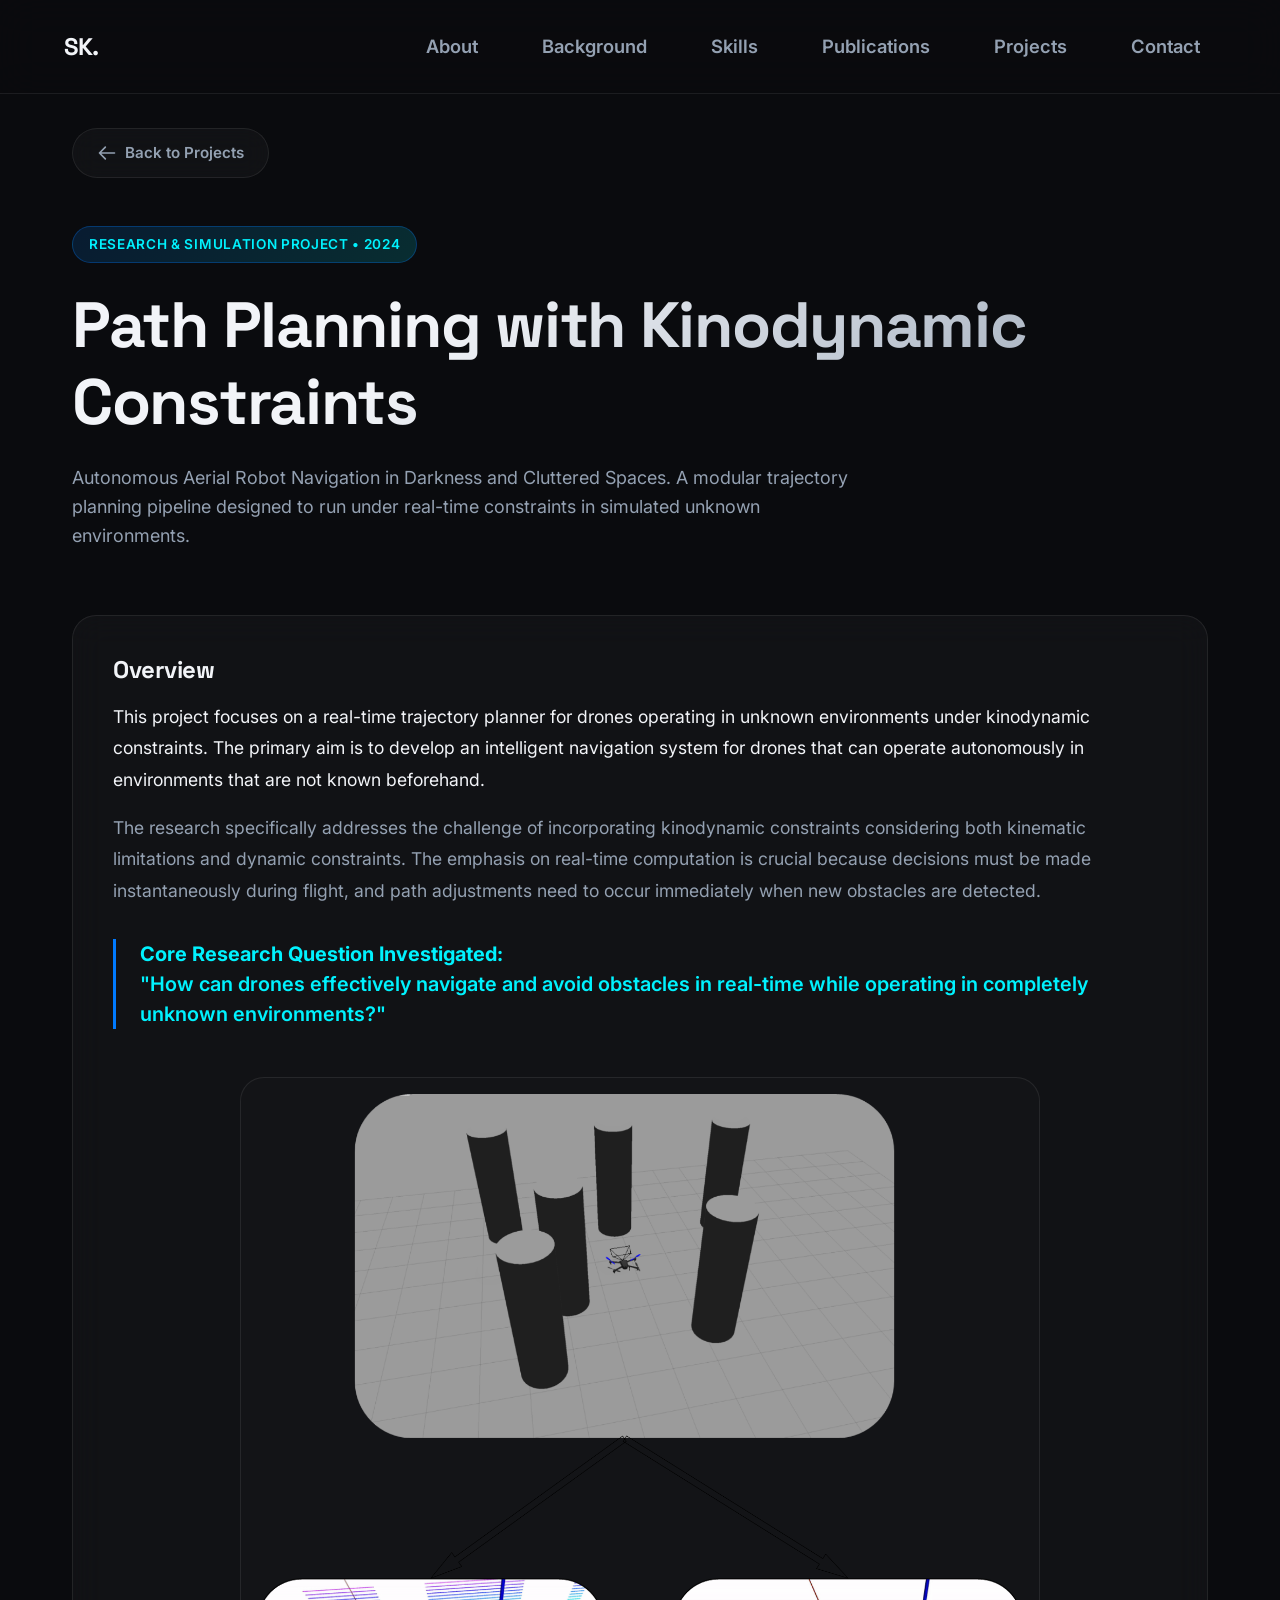
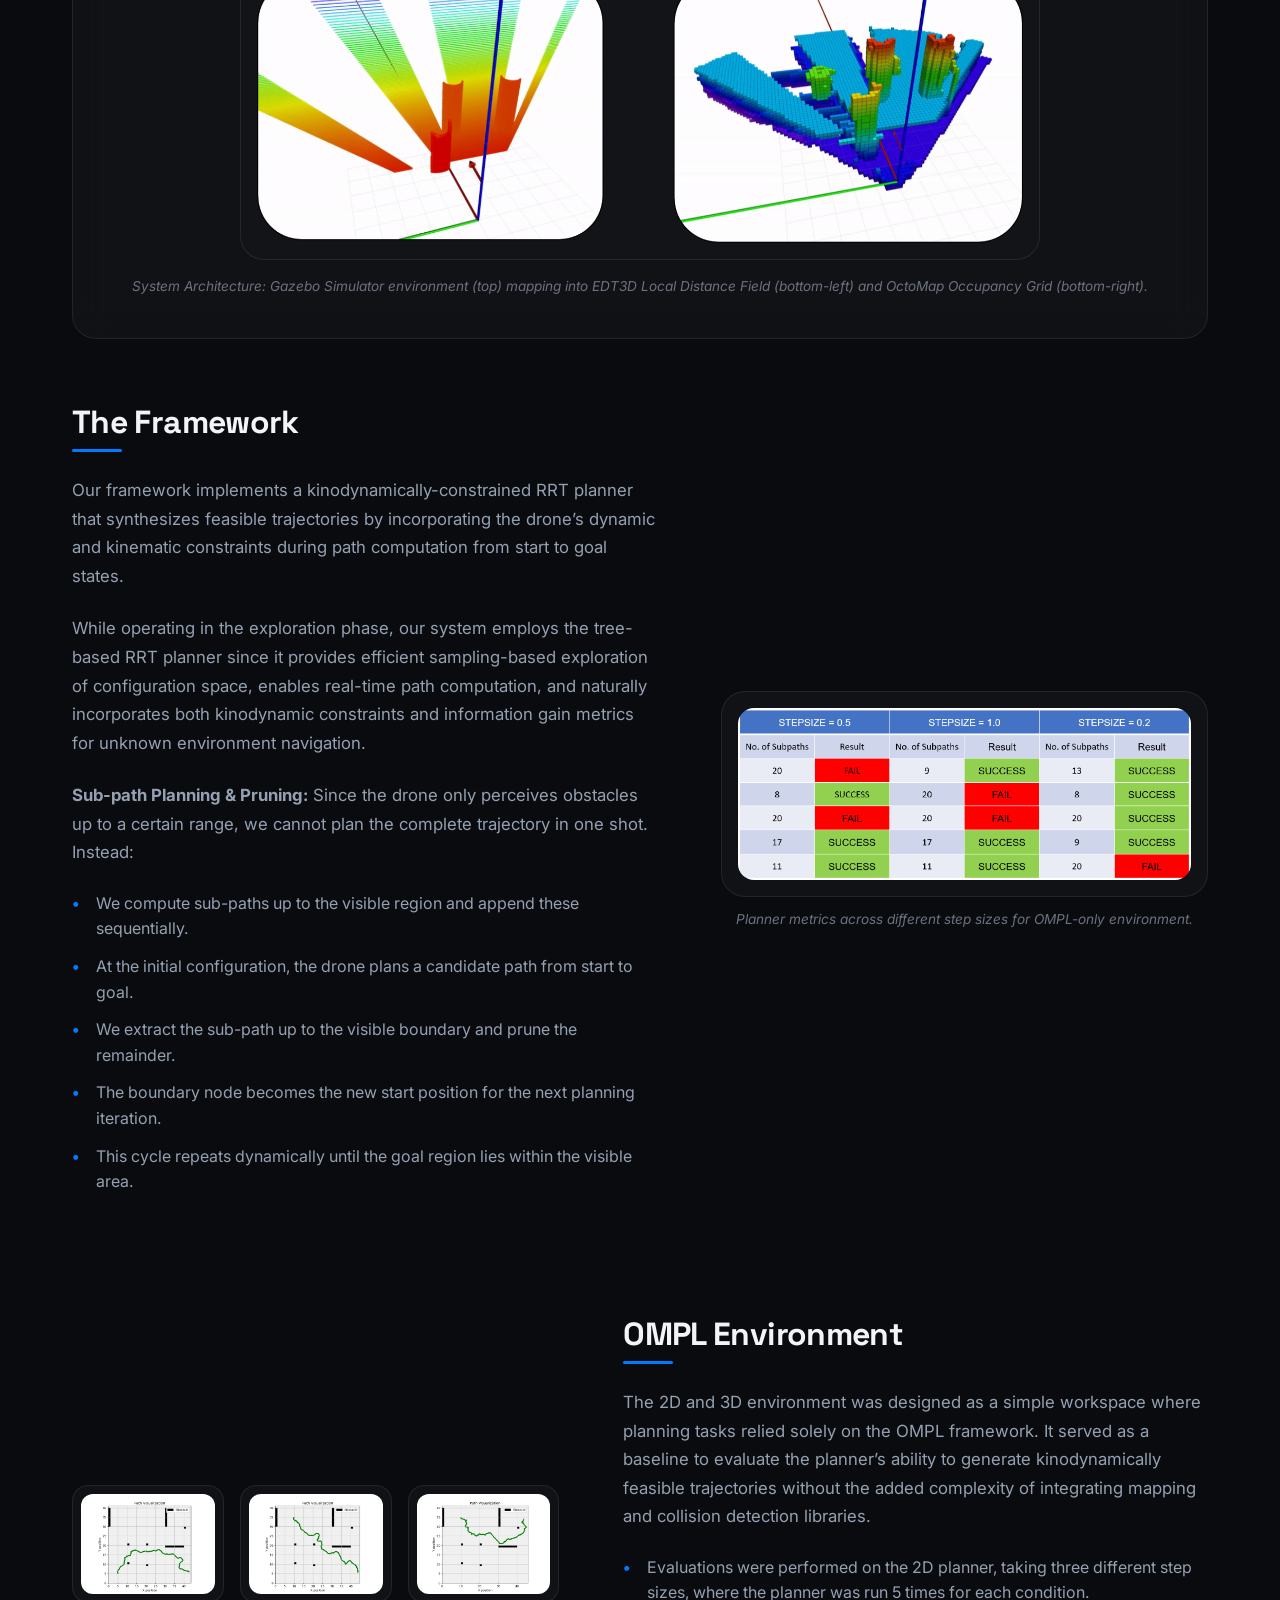
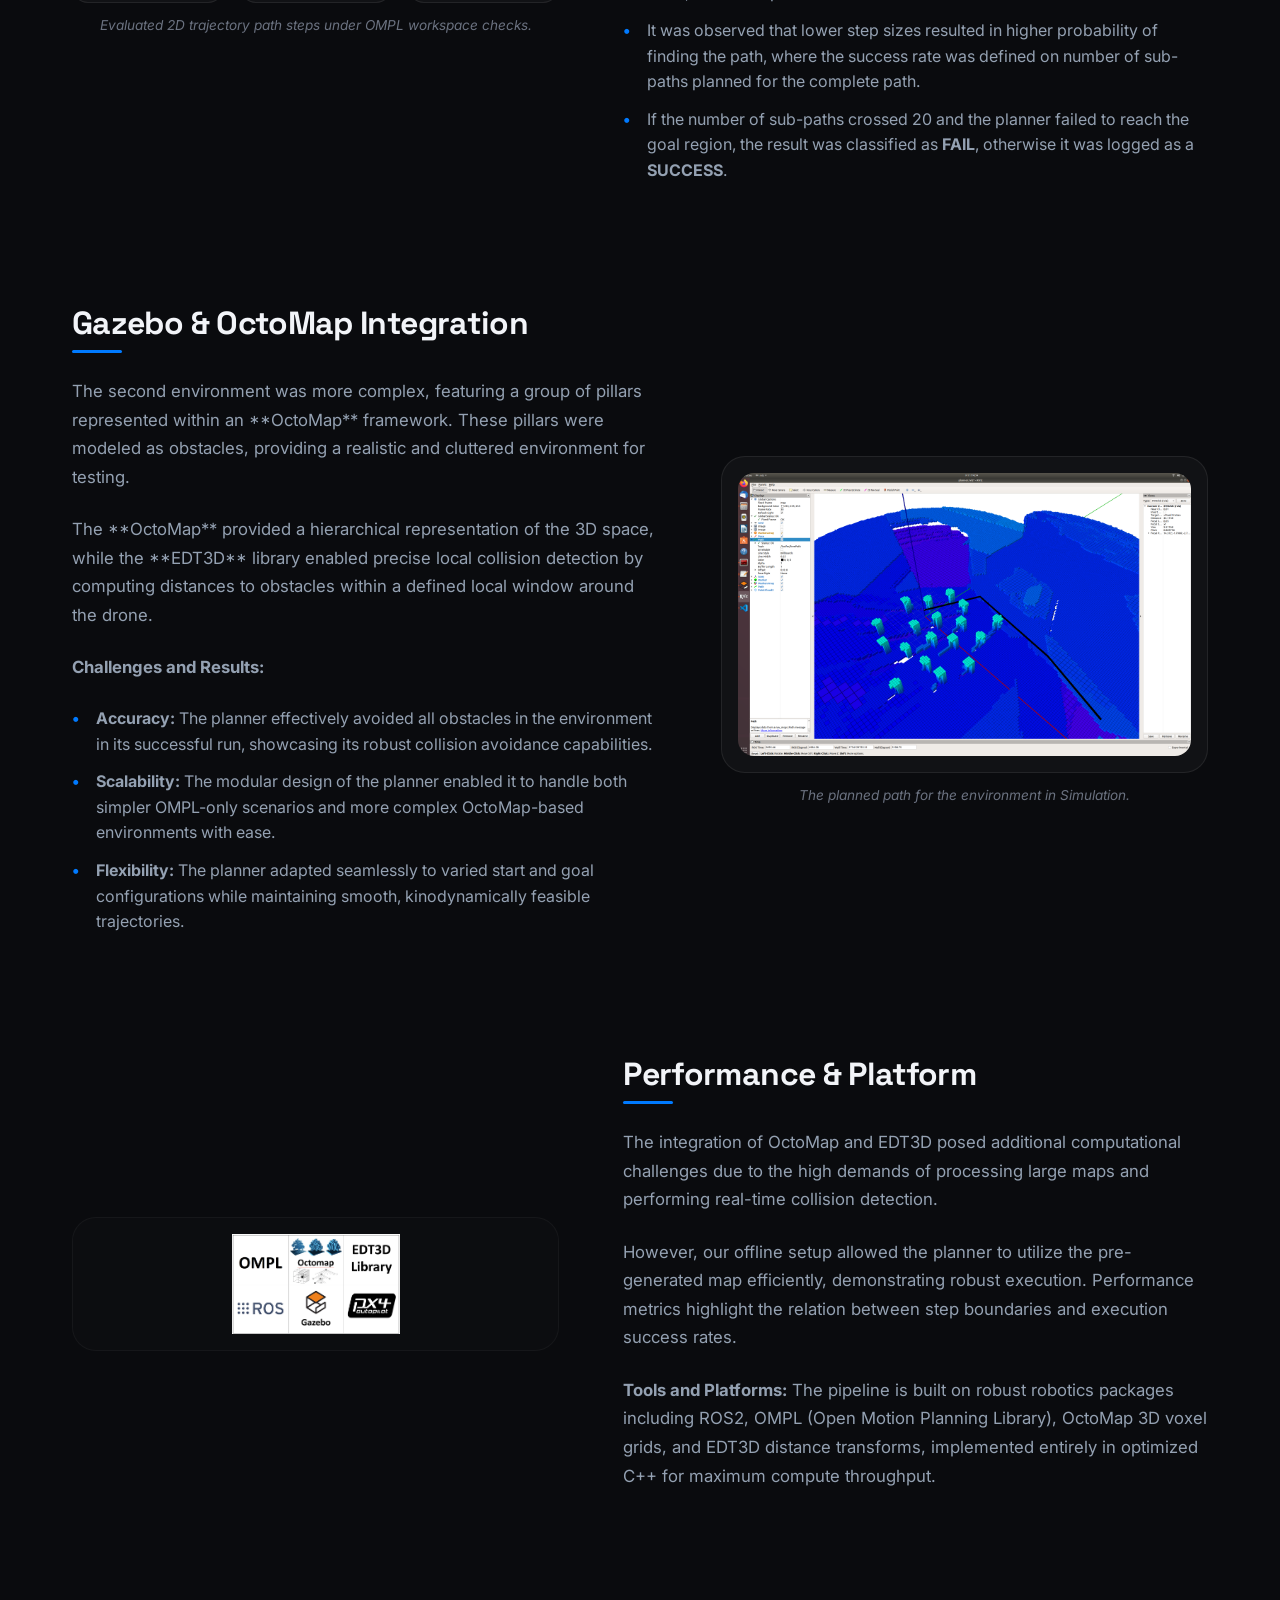
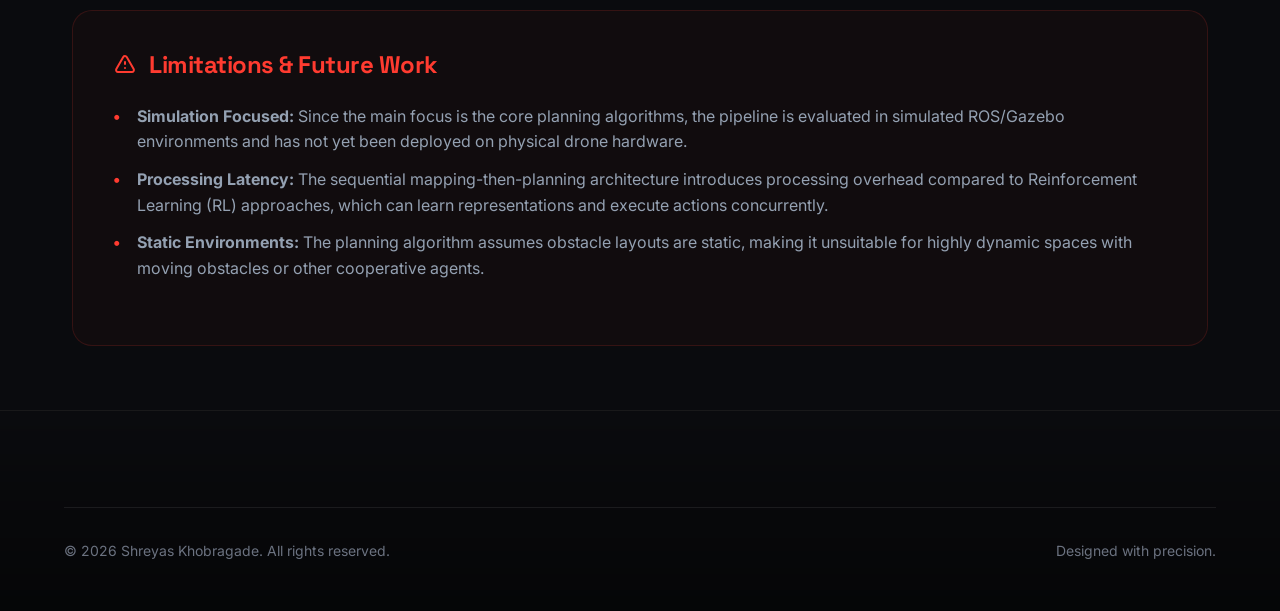
<file: projects/motion-planning/index.html>
<!DOCTYPE html>
<html lang="en">

<head>
    <meta charset="UTF-8">
    <meta name="viewport" content="width=device-width, initial-scale=1.0">
    <title>Path Planning with Kinodynamic Constraints | Shreyas Khobragade</title>
    <meta name="description"
        content="Detailed project page for Real-Time Motion Planning for Drones in Unknown and Cluttered Environments using OctoMap, EDT3D, and OMPL.">
    <link rel="preconnect" href="https://fonts.googleapis.com">
    <link rel="preconnect" href="https://fonts.gstatic.com" crossorigin>
    <link
        href="https://fonts.googleapis.com/css2?family=Inter:wght@300;400;600;800&family=Space+Grotesk:wght@400;700&display=swap"
        rel="stylesheet">
    <link rel="stylesheet" href="../../styles.css">
    <link rel="stylesheet" href="../../lightbox.css">
    <style>
        /* Specific project page override style adjustments */
        .project-detail-layout {
            max-width: 1200px;
            margin: 0 auto;
            padding: 8rem 2rem 4rem 2rem;
        }

        .back-btn {
            display: inline-flex;
            align-items: center;
            gap: 0.5rem;
            margin-bottom: 3rem;
            font-size: 0.95rem;
            font-weight: 600;
            color: var(--text-secondary);
            border: 1px solid var(--glass-border);
            padding: 0.75rem 1.5rem;
            border-radius: 30px;
            background: var(--glass-bg);
            backdrop-filter: blur(12px);
            transition: all var(--transition-fast);
            cursor: pointer;
        }

        .back-btn:hover {
            color: var(--text-primary);
            border-color: var(--accent-blue);
            box-shadow: 0 0 15px var(--accent-glow);
            transform: translateX(-4px);
        }

        .project-header {
            margin-bottom: 4rem;
        }

        .project-meta-pill {
            display: inline-block;
            background: linear-gradient(135deg, rgba(0, 122, 255, 0.15) 0%, rgba(0, 242, 254, 0.15) 100%);
            border: 1px solid rgba(0, 122, 255, 0.3);
            color: #00f2fe;
            padding: 0.4rem 1rem;
            border-radius: 30px;
            font-size: 0.85rem;
            font-weight: 600;
            text-transform: uppercase;
            letter-spacing: 0.05em;
            margin-bottom: 1.5rem;
        }

        .project-title-large {
            font-size: clamp(2.5rem, 6vw, 4rem);
            font-weight: 800;
            margin-bottom: 1.5rem;
            background: linear-gradient(135deg, var(--text-primary) 30%, var(--text-secondary) 100%);
            -webkit-background-clip: text;
            -webkit-text-fill-color: transparent;
        }

        .project-intro-card {
            background: var(--glass-bg);
            border: 1px solid var(--glass-border);
            border-radius: 24px;
            padding: 2.5rem;
            backdrop-filter: blur(16px);
            margin-bottom: 4rem;
        }

        .research-question {
            font-size: 1.25rem;
            font-weight: 600;
            color: #00f2fe;
            border-left: 3px solid var(--accent-blue);
            padding-left: 1.5rem;
            margin: 2rem 0;
            line-height: 1.5;
        }

        .section-grid {
            display: grid;
            grid-template-columns: 1.2fr 1fr;
            gap: 4rem;
            margin-bottom: 6rem;
            align-items: center;
        }

        .section-grid.reversed {
            grid-template-columns: 1fr 1.2fr;
        }

        .section-content h2 {
            font-size: 2rem;
            font-weight: 700;
            margin-bottom: 1.5rem;
            position: relative;
        }

        .section-content h2::after {
            content: '';
            display: block;
            width: 50px;
            height: 3px;
            background: var(--accent-blue);
            margin-top: 0.5rem;
            border-radius: 2px;
        }

        .section-content p {
            color: var(--text-secondary);
            margin-bottom: 1.5rem;
            font-size: 1.05rem;
            line-height: 1.7;
        }

        .section-content ul {
            list-style: none;
            margin-bottom: 1.5rem;
        }

        .section-content li {
            position: relative;
            padding-left: 1.5rem;
            margin-bottom: 0.75rem;
            color: var(--text-secondary);
        }

        .section-content li::before {
            content: "•";
            position: absolute;
            left: 0;
            color: var(--accent-blue);
            font-weight: bold;
        }

        .image-gallery-3col {
            display: grid;
            grid-template-columns: repeat(3, 1fr);
            gap: 1rem;
        }

        .gallery-card {
            background: var(--glass-bg);
            border: 1px solid var(--glass-border);
            border-radius: 16px;
            padding: 0.5rem;
            overflow: hidden;
            transition: all var(--transition-fast);
            cursor: pointer;
        }

        .gallery-card img {
            width: 100%;
            height: auto;
            border-radius: 12px;
            transition: transform 0.5s ease;
        }

        .gallery-card:hover {
            border-color: var(--accent-blue);
            transform: translateY(-5px);
        }

        .gallery-card:hover img {
            transform: scale(1.05);
        }

        .single-large-visual {
            background: var(--glass-bg);
            border: 1px solid var(--glass-border);
            border-radius: 24px;
            padding: 1rem;
            overflow: hidden;
            cursor: pointer;
            transition: all var(--transition-fast);
        }

        .single-large-visual img {
            width: 100%;
            height: auto;
            border-radius: 16px;
            transition: transform 0.5s ease;
        }

        .single-large-visual:hover {
            border-color: var(--accent-blue);
        }

        .single-large-visual:hover img {
            transform: scale(1.02);
        }

        .visual-label {
            text-align: center;
            font-size: 0.85rem;
            color: var(--text-tertiary);
            margin-top: 0.75rem;
            font-style: italic;
        }

        .limitations-box {
            background: rgba(255, 59, 48, 0.03);
            border: 1px solid rgba(255, 59, 48, 0.15);
            border-radius: 20px;
            padding: 2.5rem;
            margin-top: 4rem;
        }

        .limitations-box h3 {
            color: var(--accent-red);
            font-size: 1.5rem;
            margin-bottom: 1.5rem;
            display: flex;
            align-items: center;
            gap: 0.75rem;
        }

        .limitations-box li::before {
            color: var(--accent-red) !important;
        }

        /* Lightbox cursor override */
        .gallery-card img, .single-large-visual img {
            cursor: zoom-in;
        }

        @media (max-width: 968px) {
            .section-grid, .section-grid.reversed {
                grid-template-columns: 1fr;
                gap: 2.5rem;
            }
            .section-grid.reversed .section-visual {
                order: -1;
            }
            .project-detail-layout {
                padding-top: 6rem;
            }
        }
    </style>
</head>

<body>

    <!-- Navigation -->
    <nav class="navbar">
        <div class="nav-content">
            <a href="../../index.html" class="logo">SK.</a>
            <div class="nav-links">
                <a href="../../index.html#about">About</a>
                <a href="../../index.html#experience">Background</a>
                <a href="../../index.html#skills">Skills</a>
                <a href="../../index.html#publications">Publications</a>
                <a href="../../index.html#projects">Projects</a>
                <a href="../../index.html#contact">Contact</a>
            </div>
        </div>
    </nav>

    <!-- Main Content -->
    <main class="project-detail-layout">
        <!-- Back Button -->
        <a href="../../index.html#projects" class="back-btn">
            <svg width="20" height="20" fill="none" stroke="currentColor" viewBox="0 0 24 24">
                <path stroke-linecap="round" stroke-linejoin="round" stroke-width="2" d="M10 19l-7-7m0 0l7-7m-7 7h18"></path>
            </svg>
            Back to Projects
        </a>

        <!-- Project Header -->
        <header class="project-header">
            <span class="project-meta-pill">Research & Simulation Project • 2024</span>
            <h1 class="project-title-large">Path Planning with Kinodynamic Constraints</h1>
            <p class="tagline large-text" style="color: var(--text-secondary); max-width: 800px; line-height: 1.6;">
                Autonomous Aerial Robot Navigation in Darkness and Cluttered Spaces. A modular trajectory planning pipeline designed to run under real-time constraints in simulated unknown environments.
            </p>
        </header>

        <!-- Project Intro & Core Question -->
        <section class="project-intro-card">
            <h2>Overview</h2>
            <p style="font-size: 1.1rem; line-height: 1.8; color: var(--text-primary); margin-top: 1rem;">
                This project focuses on a real-time trajectory planner for drones operating in unknown environments under kinodynamic constraints. The primary aim is to develop an intelligent navigation system for drones that can operate autonomously in environments that are not known beforehand. 
            </p>
            <p style="font-size: 1.1rem; line-height: 1.8; color: var(--text-secondary); margin-top: 1rem;">
                The research specifically addresses the challenge of incorporating kinodynamic constraints considering both kinematic limitations and dynamic constraints. The emphasis on real-time computation is crucial because decisions must be made instantaneously during flight, and path adjustments need to occur immediately when new obstacles are detected.
            </p>
            <div class="research-question">
                <strong>Core Research Question Investigated:</strong><br>
                "How can drones effectively navigate and avoid obstacles in real-time while operating in completely unknown environments?"
            </div>
            <div style="margin-top: 3rem; text-align: center;">
                <div class="single-large-visual" style="max-width: 800px; margin: 0 auto; background: rgba(255,255,255,0.01);">
                    <img src="Octomap_Env2.png" alt="System Architecture and Mapping Pipeline" class="zoomable-img" style="width: 100%; height: auto;">
                </div>
                <div class="visual-label" style="margin-top: 1rem;">System Architecture: Gazebo Simulator environment (top) mapping into EDT3D Local Distance Field (bottom-left) and OctoMap Occupancy Grid (bottom-right).</div>
            </div>
        </section>

        <!-- Implementation Section -->
        <section class="section-grid">
            <div class="section-content">
                <h2>The Framework</h2>
                <p>
                    Our framework implements a kinodynamically-constrained RRT planner that synthesizes feasible trajectories by incorporating the drone’s dynamic and kinematic constraints during path computation from start to goal states.
                </p>
                <p>
                    While operating in the exploration phase, our system employs the tree-based RRT planner since it provides efficient sampling-based exploration of configuration space, enables real-time path computation, and naturally incorporates both kinodynamic constraints and information gain metrics for unknown environment navigation.
                </p>
                <p>
                    <strong>Sub-path Planning & Pruning:</strong> Since the drone only perceives obstacles up to a certain range, we cannot plan the complete trajectory in one shot. Instead:
                </p>
                <ul>
                    <li>We compute sub-paths up to the visible region and append these sequentially.</li>
                    <li>At the initial configuration, the drone plans a candidate path from start to goal.</li>
                    <li>We extract the sub-path up to the visible boundary and prune the remainder.</li>
                    <li>The boundary node becomes the new start position for the next planning iteration.</li>
                    <li>This cycle repeats dynamically until the goal region lies within the visible area.</li>
                </ul>
            </div>
            <div class="section-visual">
                <div class="single-large-visual">
                    <img src="metrics.png" alt="Performance Evaluation Metrics" class="zoomable-img">
                </div>
                <div class="visual-label">Planner metrics across different step sizes for OMPL-only environment.</div>
            </div>
        </section>

        <!-- OMPL Environment -->
        <section class="section-grid reversed">
            <div class="section-visual">
                <div class="image-gallery-3col">
                    <div class="gallery-card">
                        <img src="drone2D_traj1.png" alt="2D Trajectory Sample 1" class="zoomable-img">
                    </div>
                    <div class="gallery-card">
                        <img src="drone2D_traj2.png" alt="2D Trajectory Sample 2" class="zoomable-img">
                    </div>
                    <div class="gallery-card">
                        <img src="drone2D_traj3.png" alt="2D Trajectory Sample 3" class="zoomable-img">
                    </div>
                </div>
                <div class="visual-label">Evaluated 2D trajectory path steps under OMPL workspace checks.</div>
            </div>
            <div class="section-content">
                <h2>OMPL Environment</h2>
                <p>
                    The 2D and 3D environment was designed as a simple workspace where planning tasks relied solely on the OMPL framework. It served as a baseline to evaluate the planner’s ability to generate kinodynamically feasible trajectories without the added complexity of integrating mapping and collision detection libraries.
                </p>
                <ul>
                    <li>Evaluations were performed on the 2D planner, taking three different step sizes, where the planner was run 5 times for each condition.</li>
                    <li>It was observed that lower step sizes resulted in higher probability of finding the path, where the success rate was defined on number of sub-paths planned for the complete path.</li>
                    <li>If the number of sub-paths crossed 20 and the planner failed to reach the goal region, the result was classified as <strong>FAIL</strong>, otherwise it was logged as a <strong>SUCCESS</strong>.</li>
                </ul>
            </div>
        </section>

        <!-- Gazebo Environment -->
        <section class="section-grid">
            <div class="section-content">
                <h2>Gazebo & OctoMap Integration</h2>
                <p>
                    The second environment was more complex, featuring a group of pillars represented within an **OctoMap** framework. These pillars were modeled as obstacles, providing a realistic and cluttered environment for testing.
                </p>
                <p>
                    The **OctoMap** provided a hierarchical representation of the 3D space, while the **EDT3D** library enabled precise local collision detection by computing distances to obstacles within a defined local window around the drone.
                </p>
                <p>
                    <strong>Challenges and Results:</strong>
                </p>
                <ul>
                    <li><strong>Accuracy:</strong> The planner effectively avoided all obstacles in the environment in its successful run, showcasing its robust collision avoidance capabilities.</li>
                    <li><strong>Scalability:</strong> The modular design of the planner enabled it to handle both simpler OMPL-only scenarios and more complex OctoMap-based environments with ease.</li>
                    <li><strong>Flexibility:</strong> The planner adapted seamlessly to varied start and goal configurations while maintaining smooth, kinodynamically feasible trajectories.</li>
                </ul>
            </div>
            <div class="section-visual">
                <div class="single-large-visual">
                    <img src="SimPlanner.png" alt="Simulated Planner Trajectory" class="zoomable-img">
                </div>
                <div class="visual-label">The planned path for the environment in Simulation.</div>
            </div>
        </section>

        <!-- Metrics & Platform -->
        <section class="section-grid reversed">
            <div class="section-visual">
                <div class="single-large-visual" style="background: rgba(255,255,255,0.01); border-color: rgba(255,255,255,0.04);">
                    <img src="Tools.png" alt="Tools and Platforms Used" class="zoomable-img" style="object-fit: contain; max-height: 100px;">
                </div>
            </div>
            <div class="section-content">
                <h2>Performance & Platform</h2>
                <p>
                    The integration of OctoMap and EDT3D posed additional computational challenges due to the high demands of processing large maps and performing real-time collision detection. 
                </p>
                <p>
                    However, our offline setup allowed the planner to utilize the pre-generated map efficiently, demonstrating robust execution. Performance metrics highlight the relation between step boundaries and execution success rates.
                </p>
                <p>
                    <strong>Tools and Platforms:</strong> The pipeline is built on robust robotics packages including ROS2, OMPL (Open Motion Planning Library), OctoMap 3D voxel grids, and EDT3D distance transforms, implemented entirely in optimized C++ for maximum compute throughput.
                </p>
            </div>
        </section>

        <!-- Limitations -->
        <section class="limitations-box section-content">
            <h3>
                <svg width="24" height="24" fill="none" stroke="currentColor" viewBox="0 0 24 24">
                    <path stroke-linecap="round" stroke-linejoin="round" stroke-width="2" d="M12 9v2m0 4h.01m-6.938 4h13.856c1.54 0 2.502-1.667 1.732-3L13.732 4c-.77-1.333-2.694-1.333-3.464 0L3.34 16c-.77 1.333.192 3 1.732 3z"></path>
                </svg>
                Limitations & Future Work
            </h3>
            <ul>
                <li><strong>Simulation Focused:</strong> Since the main focus is the core planning algorithms, the pipeline is evaluated in simulated ROS/Gazebo environments and has not yet been deployed on physical drone hardware.</li>
                <li><strong>Processing Latency:</strong> The sequential mapping-then-planning architecture introduces processing overhead compared to Reinforcement Learning (RL) approaches, which can learn representations and execute actions concurrently.</li>
                <li><strong>Static Environments:</strong> The planning algorithm assumes obstacle layouts are static, making it unsuitable for highly dynamic spaces with moving obstacles or other cooperative agents.</li>
            </ul>
        </section>
    </main>

    <!-- Footer -->
    <footer class="footer">
        <div class="footer-container">
            <div class="footer-bottom">
                <p>&copy; 2026 Shreyas Khobragade. All rights reserved.</p>
                <div class="tech-credit">
                    <span>Designed with precision.</span>
                </div>
            </div>
        </div>
    </footer>

    <!-- Lightbox Modal -->
    <div id="lightbox-modal" class="lightbox-modal">
        <span class="lightbox-close">&times;</span>
        <img class="lightbox-content" id="lightbox-img" alt="Lightbox Preview">
    </div>

    <!-- Lightbox script -->
    <script>
        document.addEventListener('DOMContentLoaded', () => {
            const modal = document.getElementById('lightbox-modal');
            const modalImg = document.getElementById('lightbox-img');
            const closeBtn = document.querySelector('.lightbox-close');
            const zoomableImages = document.querySelectorAll('.zoomable-img');

            if (!modal || !modalImg || !closeBtn) return;

            zoomableImages.forEach(img => {
                img.addEventListener('click', () => {
                    modal.classList.add('show');
                    modalImg.src = img.src;
                    modalImg.alt = img.alt || 'Full screen preview';
                    document.body.style.overflow = 'hidden';
                });
            });

            const closeModal = () => {
                modal.classList.remove('show');
                document.body.style.overflow = 'auto';
                setTimeout(() => {
                    if (!modal.classList.contains('show')) {
                        modalImg.src = '';
                    }
                }, 300);
            };

            closeBtn.addEventListener('click', closeModal);
            modal.addEventListener('click', (e) => {
                if (e.target !== modalImg) {
                    closeModal();
                }
            });
            document.addEventListener('keydown', (e) => {
                if (e.key === 'Escape') {
                    closeModal();
                }
            });
        });
    </script>
</body>

</html>
</file>
<file: styles.css>
/* ==========================================================================
   CSS Variables & Theme Configuration
   ========================================================================== */
:root {
    /* Color Palette - Shield.ai inspired sleek dark mode */
    --bg-primary: #0a0b0e;
    --bg-secondary: #12141a;
    --bg-tertiary: #1a1d24;

    --text-primary: #f2f4f8;
    --text-secondary: #94a1b2;
    --text-tertiary: #6b7280;

    --accent-red: #ff3b30;
    --accent-blue: #007aff;
    --accent-glow: rgba(0, 122, 255, 0.4);

    --glass-bg: rgba(255, 255, 255, 0.03);
    --glass-border: rgba(255, 255, 255, 0.08);

    /* Typography */
    /* Wattenberger inspired large, clear type system */
    --font-heading: 'Space Grotesk', sans-serif;
    --font-body: 'Inter', sans-serif;

    /* Spacing */
    --space-sm: 0.5rem;
    --space-md: 1rem;
    --space-lg: 2rem;
    --space-xl: 4rem;
    --space-xxl: 8rem;

    /* Transitions */
    --transition-fast: 0.2s ease;
    --transition-normal: 0.4s cubic-bezier(0.16, 1, 0.3, 1);
    --transition-slow: 0.8s cubic-bezier(0.16, 1, 0.3, 1);
}

/* ==========================================================================
   Reset & Base Styles
   ========================================================================== */
* {
    margin: 0;
    padding: 0;
    box-sizing: border-box;
}

html {
    scroll-behavior: smooth;
    font-size: 16px;
}

body {
    background-color: var(--bg-primary);
    color: var(--text-primary);
    font-family: var(--font-body);
    line-height: 1.6;
    overflow-x: hidden;
    -webkit-font-smoothing: antialiased;
}

h1,
h2,
h3,
h4,
.massive-text {
    font-family: var(--font-heading);
    line-height: 1.2;
    letter-spacing: -0.02em;
}

a {
    color: inherit;
    text-decoration: none;
}

img {
    max-width: 100%;
    height: auto;
    display: block;
}

.section {
    padding: var(--space-xxl) 0;
    position: relative;
}

.section-container {
    max-width: 1400px;
    margin: 0 auto;
    padding: 0 5%;
}

.dark-section {
    background-color: var(--bg-secondary);
}

/* ==========================================================================
   Components
   ========================================================================== */

/* Typography Utils */
.massive-text {
    font-size: clamp(3rem, 8vw, 6rem);
    font-weight: 700;
}

.large-text {
    font-size: clamp(1.1rem, 2vw, 1.35rem);
    line-height: 1.7;
    color: var(--text-secondary);
}

/* Glassmorphism */
.glass-panel {
    background: var(--glass-bg);
    backdrop-filter: blur(12px);
    -webkit-backdrop-filter: blur(12px);
    border: 1px solid var(--glass-border);
    border-radius: 24px;
    overflow: hidden;
}

/* Buttons */
.btn {
    display: inline-flex;
    align-items: center;
    justify-content: center;
    padding: 1rem 2rem;
    font-weight: 600;
    border-radius: 8px;
    transition: var(--transition-fast);
    cursor: pointer;
    font-family: var(--font-heading);
    letter-spacing: 0.05em;
    text-transform: uppercase;
    font-size: 0.875rem;
}

.btn-primary {
    background: var(--text-primary);
    color: var(--bg-primary);
    border: 1px solid var(--text-primary);
}

.btn-primary:hover {
    background: transparent;
    color: var(--text-primary);
}

.btn-outline {
    background: transparent;
    color: var(--text-primary);
    border: 1px solid var(--text-secondary);
}

.btn-outline:hover {
    border-color: var(--text-primary);
    box-shadow: 0 0 20px rgba(255, 255, 255, 0.1);
}

/* ==========================================================================
   Navigation
   ========================================================================== */
.navbar {
    position: fixed;
    top: 0;
    width: 100%;
    padding: 1.5rem 0;
    z-index: 100;
    background: rgba(10, 11, 14, 0.8);
    backdrop-filter: blur(20px);
    border-bottom: 1px solid var(--glass-border);
    transition: var(--transition-normal);
}

.nav-content {
    max-width: 1400px;
    margin: 0 auto;
    padding: 0 5%;
    display: flex;
    justify-content: space-between;
    align-items: center;
}

.logo {
    font-family: var(--font-heading);
    font-weight: 700;
    font-size: 1.5rem;
    letter-spacing: -0.05em;
}

.nav-links {
    display: flex;
    gap: 2rem;
}

.nav-links a {
    font-size: 1.15rem;
    font-weight: 600;
    color: var(--text-secondary);
    transition: var(--transition-fast);
    padding: 0.5rem 1rem;
}

.nav-links a:hover {
    color: var(--text-primary);
}

.mobile-menu-btn {
    display: none;
    background: none;
    border: none;
    cursor: pointer;
    width: 30px;
    height: 20px;
    position: relative;
    z-index: 101;
}

.mobile-menu-btn span {
    display: block;
    width: 100%;
    height: 2px;
    background: var(--text-primary);
    position: absolute;
    transition: 0.3s;
}

.mobile-menu-btn span:first-child {
    top: 0;
}

.mobile-menu-btn span:last-child {
    bottom: 0;
}

/* ==========================================================================
   Hero Section
   ========================================================================== */
.hero-section {
    min-height: 100vh;
    display: flex;
    align-items: center;
    padding-top: 80px;
    position: relative;
    overflow: hidden;
}

.hero-background {
    position: absolute;
    inset: 0;
    z-index: 0;
    pointer-events: none;
}

.glow {
    position: absolute;
    width: 600px;
    height: 600px;
    background: radial-gradient(circle, var(--accent-glow) 0%, rgba(0, 0, 0, 0) 70%);
    opacity: 0.5;
    border-radius: 50%;
    filter: blur(60px);
}

.glow-1 {
    top: -200px;
    right: -100px;
}

.glow-2 {
    bottom: -200px;
    left: -200px;
    background: radial-gradient(circle, rgba(255, 59, 48, 0.15) 0%, rgba(0, 0, 0, 0) 70%);
}

.grid-overlay {
    position: absolute;
    inset: 0;
    background-size: 50px 50px;
    background-image:
        linear-gradient(to right, rgba(255, 255, 255, 0.03) 1px, transparent 1px),
        linear-gradient(to bottom, rgba(255, 255, 255, 0.03) 1px, transparent 1px);
    mask-image: linear-gradient(to bottom, black 40%, transparent 100%);
    -webkit-mask-image: linear-gradient(to bottom, black 40%, transparent 100%);
}

.hero-content {
    position: relative;
    z-index: 1;
    display: grid;
    grid-template-columns: 1fr 1.3fr;
    /* Give more width to the collage */
    gap: 5rem;
    max-width: 1400px;
    margin: 0 auto;
    padding: 0 5%;
    align-items: center;
}

.hero-text {
    max-width: 600px;
}

.greeting {
    font-family: var(--font-heading);
    color: var(--accent-blue);
    font-weight: 600;
    margin-bottom: 1rem;
    letter-spacing: 0.05em;
    text-transform: uppercase;
}

.name {
    font-size: clamp(3rem, 6vw, 5rem);
    margin-bottom: 0.5rem;
}

.title {
    font-size: clamp(1.5rem, 3vw, 2.5rem);
    color: var(--text-secondary);
    margin-bottom: 2rem;
    font-weight: 400;
}

.tagline {
    font-size: 1.125rem;
    color: var(--text-tertiary);
    margin-bottom: 3rem;
    max-width: 80%;
}

.hero-social-links {
    display: flex;
    gap: 1.5rem;
    margin-bottom: 2rem;
    flex-wrap: wrap;
}

.social-icon {
    font-family: var(--font-heading);
    font-size: 0.95rem;
    font-weight: 600;
    color: var(--text-secondary);
    text-transform: uppercase;
    letter-spacing: 0.05em;
    position: relative;
    padding-bottom: 4px;
    transition: color 0.3s;
}

.social-icon::after {
    content: '';
    position: absolute;
    bottom: 0;
    left: 0;
    width: 0;
    height: 2px;
    background: var(--text-primary);
    transition: width 0.3s ease;
}

.social-icon:hover {
    color: var(--text-primary);
}

.social-icon:hover::after {
    width: 100%;
}

.social-icon.highlight {
    color: var(--accent-blue);
}

.social-icon.highlight::after {
    background: var(--accent-blue);
}

.hero-cta {
    display: flex;
    gap: 1.5rem;
}

.hero-visual {
    position: relative;
}

.collage-wrapper {
    display: grid;
    grid-template-columns: repeat(6, 1fr);
    gap: 1.5rem;
    width: 100%;
    align-items: center;
}

.collage-item {
    border-radius: 16px;
    overflow: hidden;
    box-shadow: 0 15px 35px -10px rgba(0, 0, 0, 0.5);
    transition: transform 0.4s ease, box-shadow 0.4s ease;
    aspect-ratio: 1/1;
    /* default */
    position: relative;
    z-index: 1;
}

.collage-item:hover {
    transform: translateY(-8px);
    box-shadow: 0 25px 45px -12px rgba(0, 122, 255, 0.3);
    z-index: 10;
}

/* 5-Image CSS Grid Layout */
.c-1 {
    grid-column: span 3;
    aspect-ratio: 4/5;
}

.c-2 {
    grid-column: span 3;
    aspect-ratio: 1/1;
    transform: translateY(2rem);
}

.c-3 {
    grid-column: span 2;
    aspect-ratio: 1/1;
    transform: translateY(-2rem);
}

.c-4 {
    grid-column: span 2;
    aspect-ratio: 4/5;
}

.c-5 {
    grid-column: span 2;
    aspect-ratio: 1/1;
    transform: translateY(1rem);
}

.c-1:hover,
.c-2:hover,
.c-3:hover,
.c-4:hover,
.c-5:hover {
    transform: translateY(-8px) scale(1.03);
    /* Override static transforms on hover */
}

.hero-img {
    width: 100%;
    height: 100%;
    object-fit: cover;
    filter: contrast(1.05) brightness(0.95);
    transition: transform 0.6s ease, filter 0.3s ease;
    cursor: zoom-in;
}

.collage-item:hover .hero-img {
    transform: scale(1.05);
    filter: contrast(1.1) brightness(1.05);
}

.img-overlay {
    position: absolute;
    inset: 0;
    background: linear-gradient(to top, rgba(10, 11, 14, 0.8), transparent);
}

.scroll-indicator {
    position: absolute;
    bottom: 40px;
    left: 50%;
    transform: translateX(-50%);
    z-index: 2;
    opacity: 0.6;
    transition: var(--transition-fast);
}

.scroll-indicator:hover {
    opacity: 1;
}

.mouse {
    width: 26px;
    height: 40px;
    border: 2px solid var(--text-secondary);
    border-radius: 14px;
    position: relative;
}

.wheel {
    width: 4px;
    height: 8px;
    background: var(--text-primary);
    border-radius: 2px;
    position: absolute;
    top: 6px;
    left: 50%;
    transform: translateX(-50%);
    animation: scroll 1.5s infinite;
}

@keyframes scroll {
    0% {
        top: 6px;
        opacity: 1;
    }

    100% {
        top: 20px;
        opacity: 0;
    }
}

/* ==========================================================================
   Section Headers
   ========================================================================== */
.section-header {
    margin-bottom: 4rem;
}

.section-header.center {
    text-align: center;
    display: flex;
    flex-direction: column;
    align-items: center;
}

.section-title {
    font-size: clamp(2.5rem, 5vw, 4rem);
    margin-bottom: 1rem;
}

.title-line {
    height: 2px;
    width: 60px;
    background: var(--accent-blue);
    margin-top: 1rem;
}

.section-subtitle {
    color: var(--text-secondary);
    font-size: 1.125rem;
    max-width: 600px;
}

/* ==========================================================================
   About Section
   ========================================================================== */
.about-content {
    display: grid;
    grid-template-columns: 1fr 1fr;
    gap: 4rem;
}

.about-text p {
    font-size: 1.25rem;
    color: var(--text-secondary);
    margin-bottom: 1.5rem;
}

.experience-timeline {
    border-left: 2px solid var(--glass-border);
    padding-left: 2rem;
}

.timeline-item {
    position: relative;
    margin-bottom: 3rem;
}

.timeline-dot {
    position: absolute;
    left: -2.45rem;
    top: 0;
    width: 16px;
    height: 16px;
    border-radius: 50%;
    background: var(--bg-primary);
    border: 2px solid var(--text-primary);
}

.timeline-date {
    font-family: var(--font-heading);
    color: var(--accent-blue);
    font-weight: 600;
    margin-bottom: 0.5rem;
}

.timeline-role {
    font-size: 1.25rem;
    margin-bottom: 0.25rem;
}

.timeline-company {
    color: var(--text-tertiary);
}

/* ==========================================================================
   Skills Section (stevenf7 inspired visual layout)
   ========================================================================== */
.skills-showcase {
    display: grid;
    grid-template-columns: repeat(auto-fit, minmax(280px, 1fr));
    gap: 2rem;
    margin-top: 4rem;
}

.skill-category {
    background: var(--bg-primary);
    padding: 2.5rem 2rem;
    border-radius: 24px;
    border: 1px solid var(--glass-border);
    transition: transform var(--transition-normal);
}

.skill-category:hover {
    transform: translateY(-5px);
    border-color: rgba(255, 255, 255, 0.1);
}

.skill-category h3 {
    font-size: 1.5rem;
    margin-bottom: 2rem;
    color: var(--text-primary);
}

.skill-cloud {
    display: flex;
    flex-wrap: wrap;
    gap: 0.75rem;
}

.skill-badge {
    padding: 0.5rem 1rem;
    background: var(--bg-tertiary);
    border-radius: 100px;
    font-size: 0.875rem;
    font-weight: 500;
    color: var(--text-secondary);
    border: 1px solid transparent;
    transition: var(--transition-fast);
    cursor: default;
    position: relative;
}

.skill-badge:hover {
    color: var(--text-primary);
    border-color: var(--text-primary);
    background: rgba(255, 255, 255, 0.05);
}

/* ==========================================================================
   Publications Section
   ========================================================================== */
.publications-list {
    display: flex;
    flex-direction: column;
    gap: 2rem;
    max-width: 900px;
}

.publication-item {
    display: flex;
    gap: 3rem;
    padding: 2rem;
    background: var(--bg-primary);
    border: 1px solid var(--glass-border);
    border-radius: 16px;
    transition: transform var(--transition-normal), border-color var(--transition-fast);
}

.publication-item:hover {
    transform: translateX(10px);
    border-color: rgba(255, 255, 255, 0.15);
}

.pub-year {
    font-family: var(--font-heading);
    font-size: 1.5rem;
    font-weight: 700;
    color: var(--text-tertiary);
    min-width: 80px;
}

.pub-details h3 {
    font-size: 1.25rem;
    margin-bottom: 0.5rem;
    line-height: 1.4;
    color: var(--text-primary);
}

.pub-venue {
    color: var(--text-secondary);
    font-size: 1rem;
    margin-bottom: 1rem;
    font-style: italic;
}

.pub-link {
    font-family: var(--font-heading);
    font-size: 0.875rem;
    font-weight: 600;
    color: var(--accent-blue);
    text-transform: uppercase;
    letter-spacing: 0.05em;
    display: inline-flex;
    align-items: center;
}

/* ==========================================================================
   Projects Section (Wattenberger inspired bold layout)
   ========================================================================== */
.projects-grid {
    display: flex;
    flex-direction: column;
    gap: 8rem;
}

.project-card {
    display: grid;
    grid-template-columns: 1.2fr 1fr;
    gap: 4rem;
    align-items: center;
}

.project-card:nth-child(even) {
    grid-template-columns: 1fr 1.2fr;
}

.project-card:nth-child(even) .project-visual {
    order: 2;
}

.project-card:nth-child(even) .project-info {
    order: 1;
}

.project-visual {
    position: relative;
    border-radius: 20px;
    aspect-ratio: 16/10;
}

.project-img {
    width: 100%;
    height: 100%;
    object-fit: cover;
    transition: transform 0.7s ease;
}

.project-visual:hover .project-img,
.project-visual:hover video {
    transform: scale(1.03);
}

/* Full-width cinematic breakout layout styles */
.project-media-breakout {
    width: 100vw;
    margin-left: 50%;
    transform: translateX(-50%);
    position: relative;
    margin-top: 4rem;
    margin-bottom: 4rem;
    height: 32vw;
    max-height: 550px;
    min-height: 300px;
    overflow: hidden;
    border: 1px solid var(--glass-border);
    background: var(--glass-bg);
}

.project-media-breakout video {
    width: 100%;
    height: 100%;
    object-fit: cover;
    transition: transform 0.7s ease;
}

.project-media-breakout:hover video {
    transform: scale(1.02);
}

/* Captioned variant: uncropped videos side by side, each with a caption bar */
.project-media-breakout--captioned {
    height: auto;
    max-height: none;
    min-height: 0;
    padding: 1rem;
}

.breakout-captioned-grid {
    display: grid;
    grid-template-columns: var(--breakout-columns, 1fr 1fr);
    gap: 1rem;
    align-items: start;
}

.breakout-video-cell {
    margin: 0;
    border-radius: 12px;
    overflow: hidden;
    border: 1px solid var(--glass-border);
    background: var(--bg-secondary);
}

.project-media-breakout--captioned video {
    display: block;
    width: 100%;
    height: auto;
    object-fit: contain;
    cursor: zoom-in;
}

.project-media-breakout--captioned:hover video {
    transform: none;
}

.breakout-video-cell figcaption {
    padding: 0.75rem 1rem;
    font-family: var(--font-heading);
    font-size: 0.95rem;
    font-weight: 600;
    color: var(--text-primary);
    text-align: left;
    border-top: 1px solid var(--glass-border);
}

.breakout-side-img {
    display: block;
    width: 100%;
    height: auto;
    border-radius: 16px;
    border: 1px solid var(--glass-border);
    cursor: zoom-in;
}

.overlay-ui {
    position: absolute;
    top: 1.5rem;
    left: 1.5rem;
    z-index: 10;
}

.status-indicator {
    display: inline-flex;
    align-items: center;
    padding: 0.4rem 0.8rem;
    background: rgba(0, 0, 0, 0.6);
    backdrop-filter: blur(8px);
    border: 1px solid rgba(255, 255, 255, 0.1);
    border-radius: 100px;
    font-size: 0.75rem;
    font-weight: 600;
    text-transform: uppercase;
    letter-spacing: 0.05em;
}

.status-indicator.live::before {
    content: '';
    width: 6px;
    height: 6px;
    background: #34c759;
    border-radius: 50%;
    margin-right: 8px;
    box-shadow: 0 0 8px #34c759;
}

.project-meta {
    display: flex;
    gap: 1rem;
    align-items: center;
    margin-bottom: 1rem;
    font-family: var(--font-heading);
    color: var(--accent-blue);
    font-size: 0.9rem;
    font-weight: 600;
}

.project-meta .year {
    color: var(--text-tertiary);
}

.project-title {
    font-size: clamp(2rem, 4vw, 3.5rem);
    margin-bottom: 1.5rem;
}

.project-desc {
    margin-bottom: 2rem;
}

.tech-stack {
    display: flex;
    flex-wrap: wrap;
    gap: 1rem;
    list-style: none;
    margin-bottom: 3rem;
    font-family: var(--font-heading);
    font-size: 0.875rem;
    color: var(--text-secondary);
}

.project-links {
    display: flex;
    gap: 2rem;
    flex-wrap: wrap;
}

.link-item {
    display: flex;
    align-items: center;
    gap: 0.5rem;
    font-weight: 500;
    font-size: 1rem;
    padding-bottom: 4px;
}

.hover-underline {
    position: relative;
}

.hover-underline::after {
    content: '';
    position: absolute;
    bottom: 0;
    left: 0;
    width: 0;
    height: 1px;
    background: var(--text-primary);
    transition: width 0.3s ease;
}

.hover-underline:hover::after {
    width: 100%;
}

/* Project Page Call-To-Action Link below image */
.project-page-cta-link {
    display: inline-flex;
    align-items: center;
    justify-content: center;
    gap: 0.6rem;
    margin-top: 1rem;
    padding: 0.75rem 1.25rem;
    background: rgba(0, 122, 255, 0.08);
    border: 1px solid rgba(0, 122, 255, 0.3);
    border-radius: 14px;
    color: var(--accent-blue);
    font-weight: 600;
    font-size: 0.95rem;
    text-decoration: none;
    transition: var(--transition-fast);
    backdrop-filter: blur(8px);
    width: 100%;
}

.project-page-cta-link:hover {
    background: rgba(0, 122, 255, 0.2);
    border-color: var(--accent-blue);
    color: #00f2fe;
    box-shadow: 0 4px 20px rgba(0, 122, 255, 0.25);
    transform: translateY(-2px);
}

.project-page-cta-link svg {
    transition: transform 0.3s ease;
}

.project-page-cta-link:hover svg {
    transform: translateX(4px);
}

/* ==========================================================================
   Footer
   ========================================================================== */
.footer {
    border-top: 1px solid var(--glass-border);
    padding: 6rem 0 3rem;
    background: linear-gradient(to bottom, transparent, rgba(0, 0, 0, 0.5));
}

.footer-container {
    max-width: 1400px;
    margin: 0 auto;
    padding: 0 5%;
}

.footer-top {
    display: grid;
    grid-template-columns: 2fr 1fr;
    gap: 4rem;
    margin-bottom: 6rem;
}

.footer-branding h2 {
    font-size: clamp(3rem, 6vw, 5rem);
    margin-bottom: 1rem;
    color: var(--text-secondary);
}

.footer-branding p {
    font-size: 1.25rem;
    color: var(--text-tertiary);
    margin-bottom: 2rem;
}

.flex-col {
    display: flex;
    flex-direction: column;
    gap: 1.5rem;
}

.footer-links h3 {
    font-size: 1.25rem;
    margin-bottom: 1rem;
}

.footer-links a {
    color: var(--text-secondary);
    font-size: 1.1rem;
    transition: color 0.2s;
}

.footer-links a:hover {
    color: var(--text-primary);
}

.footer-bottom {
    display: flex;
    justify-content: space-between;
    align-items: center;
    padding-top: 2rem;
    border-top: 1px solid var(--glass-border);
    color: var(--text-tertiary);
    font-size: 0.875rem;
}

/* ==========================================================================
   Animations & Interactivity Styles
   ========================================================================== */

/* Initial states for JS reveal */
.reveal-text,
.reveal-up,
.reveal-fade {
    opacity: 0;
}

.reveal-text {
    transform: translateY(20px);
}

.reveal-up {
    transform: translateY(40px);
}

/* Animation classes added via JS */
.animate {
    animation: revealUp 0.8s cubic-bezier(0.16, 1, 0.3, 1) forwards;
}

.animate-fade {
    animation: fadeIn 1.2s ease forwards;
}

.stagger-1 {
    animation-delay: 0.1s;
}

.stagger-2 {
    animation-delay: 0.2s;
}

.stagger-3 {
    animation-delay: 0.3s;
}

.stagger-4 {
    animation-delay: 0.4s;
}

@keyframes revealUp {
    from {
        opacity: 0;
        transform: translateY(30px);
    }

    to {
        opacity: 1;
        transform: translateY(0);
    }
}

@keyframes fadeIn {
    from {
        opacity: 0;
    }

    to {
        opacity: 1;
    }
}

/* ==========================================================================
   Responsive Design
   ========================================================================== */
@media (max-width: 1024px) {

    .project-card,
    .project-card:nth-child(even) {
        grid-template-columns: 1fr;
        gap: 3rem;
    }

    .project-card:nth-child(even) .project-visual {
        order: 1;
    }

    .project-card:nth-child(even) .project-info {
        order: 2;
    }

    .about-content {
        grid-template-columns: 1fr;
        gap: 3rem;
    }
}

@media (max-width: 768px) {
    .breakout-captioned-grid {
        grid-template-columns: 1fr;
    }

    /* Breakout cards set two columns inline; stack them on phones */
    .project-details-grid {
        grid-template-columns: 1fr !important;
        gap: 2.5rem !important;
    }

    .hero-content {
        grid-template-columns: 1fr;
        text-align: center;
        gap: 3rem;
    }

    .hero-cta {
        justify-content: center;
    }

    .greeting,
    .tagline {
        margin-left: auto;
        margin-right: auto;
    }

    .image-wrapper {
        max-width: 400px;
        margin: 0 auto;
        transform: none;
    }

    .image-wrapper:hover {
        transform: none;
    }

    .nav-links {
        display: none;
        /* Add JS functionality to toggle mobile menu if needed */
    }

    .mobile-menu-btn {
        display: block;
    }

    .footer-top {
        grid-template-columns: 1fr;
    }
}
</file>
